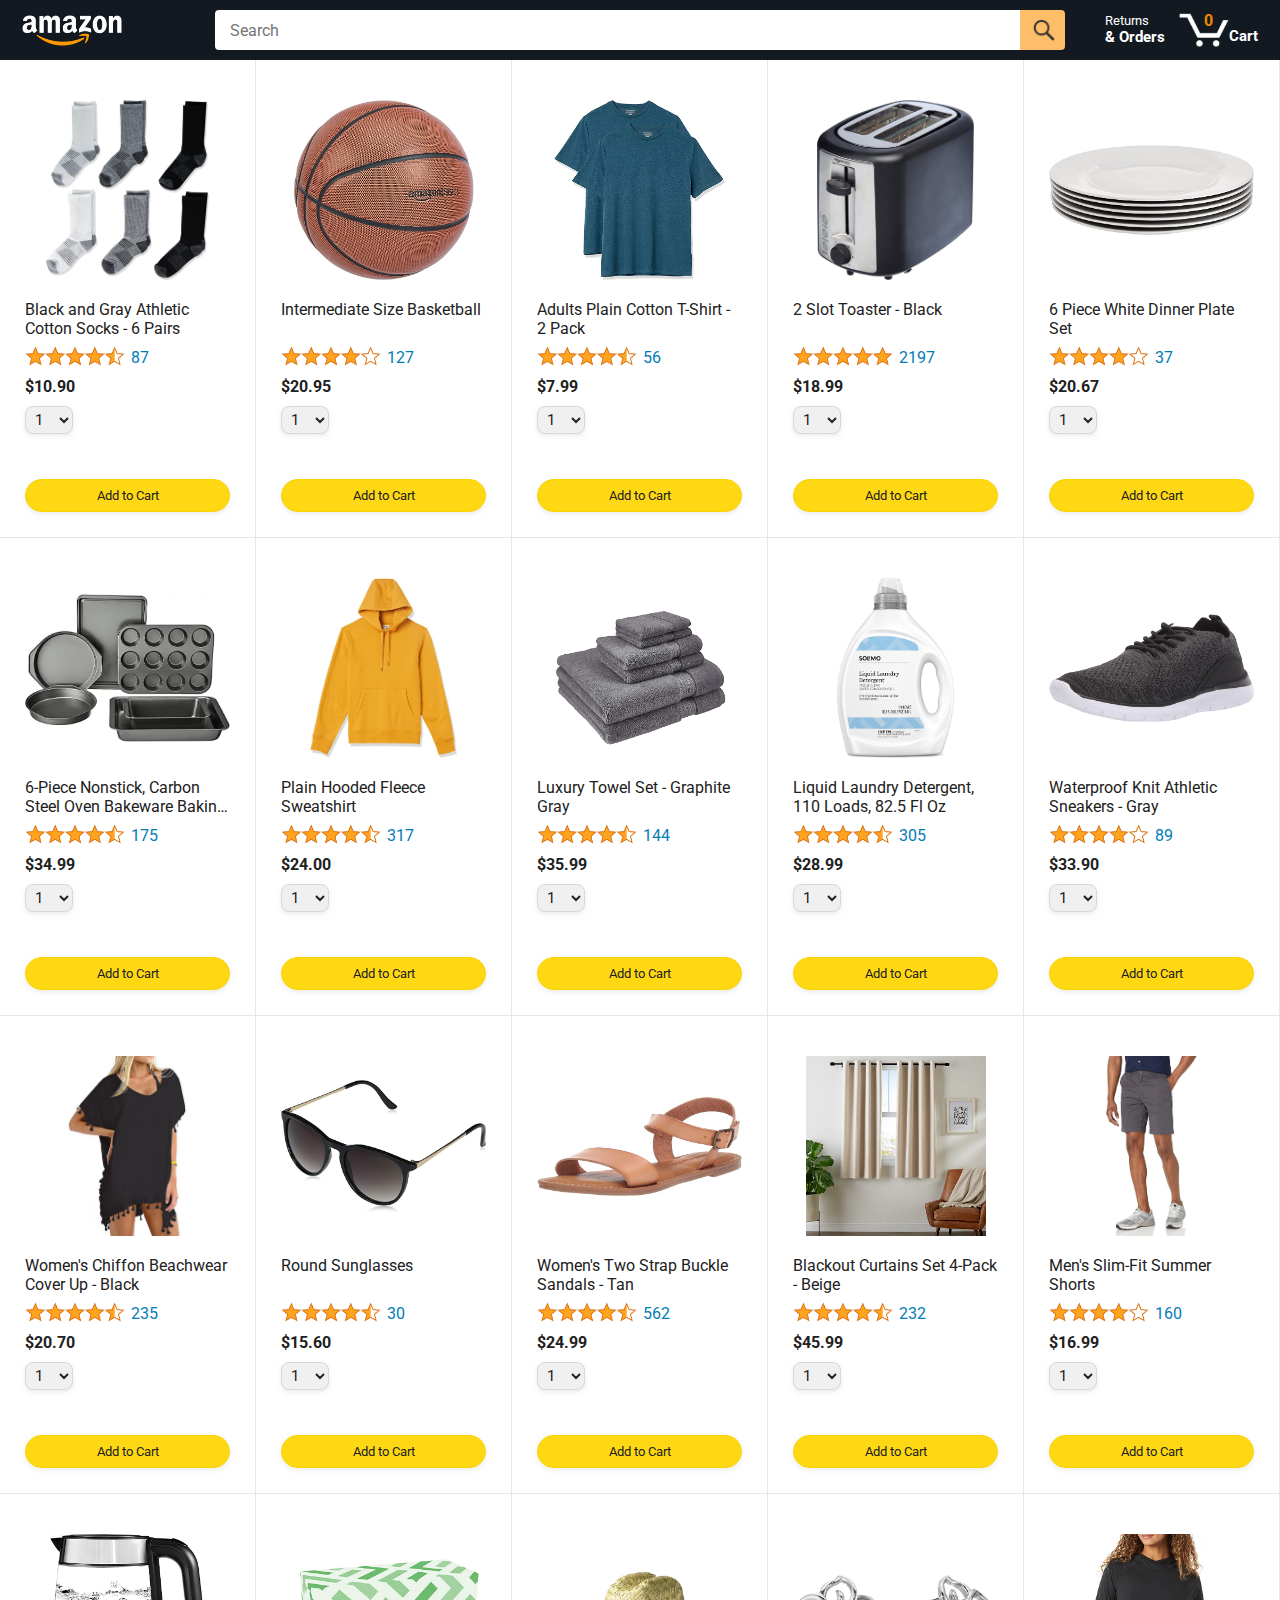
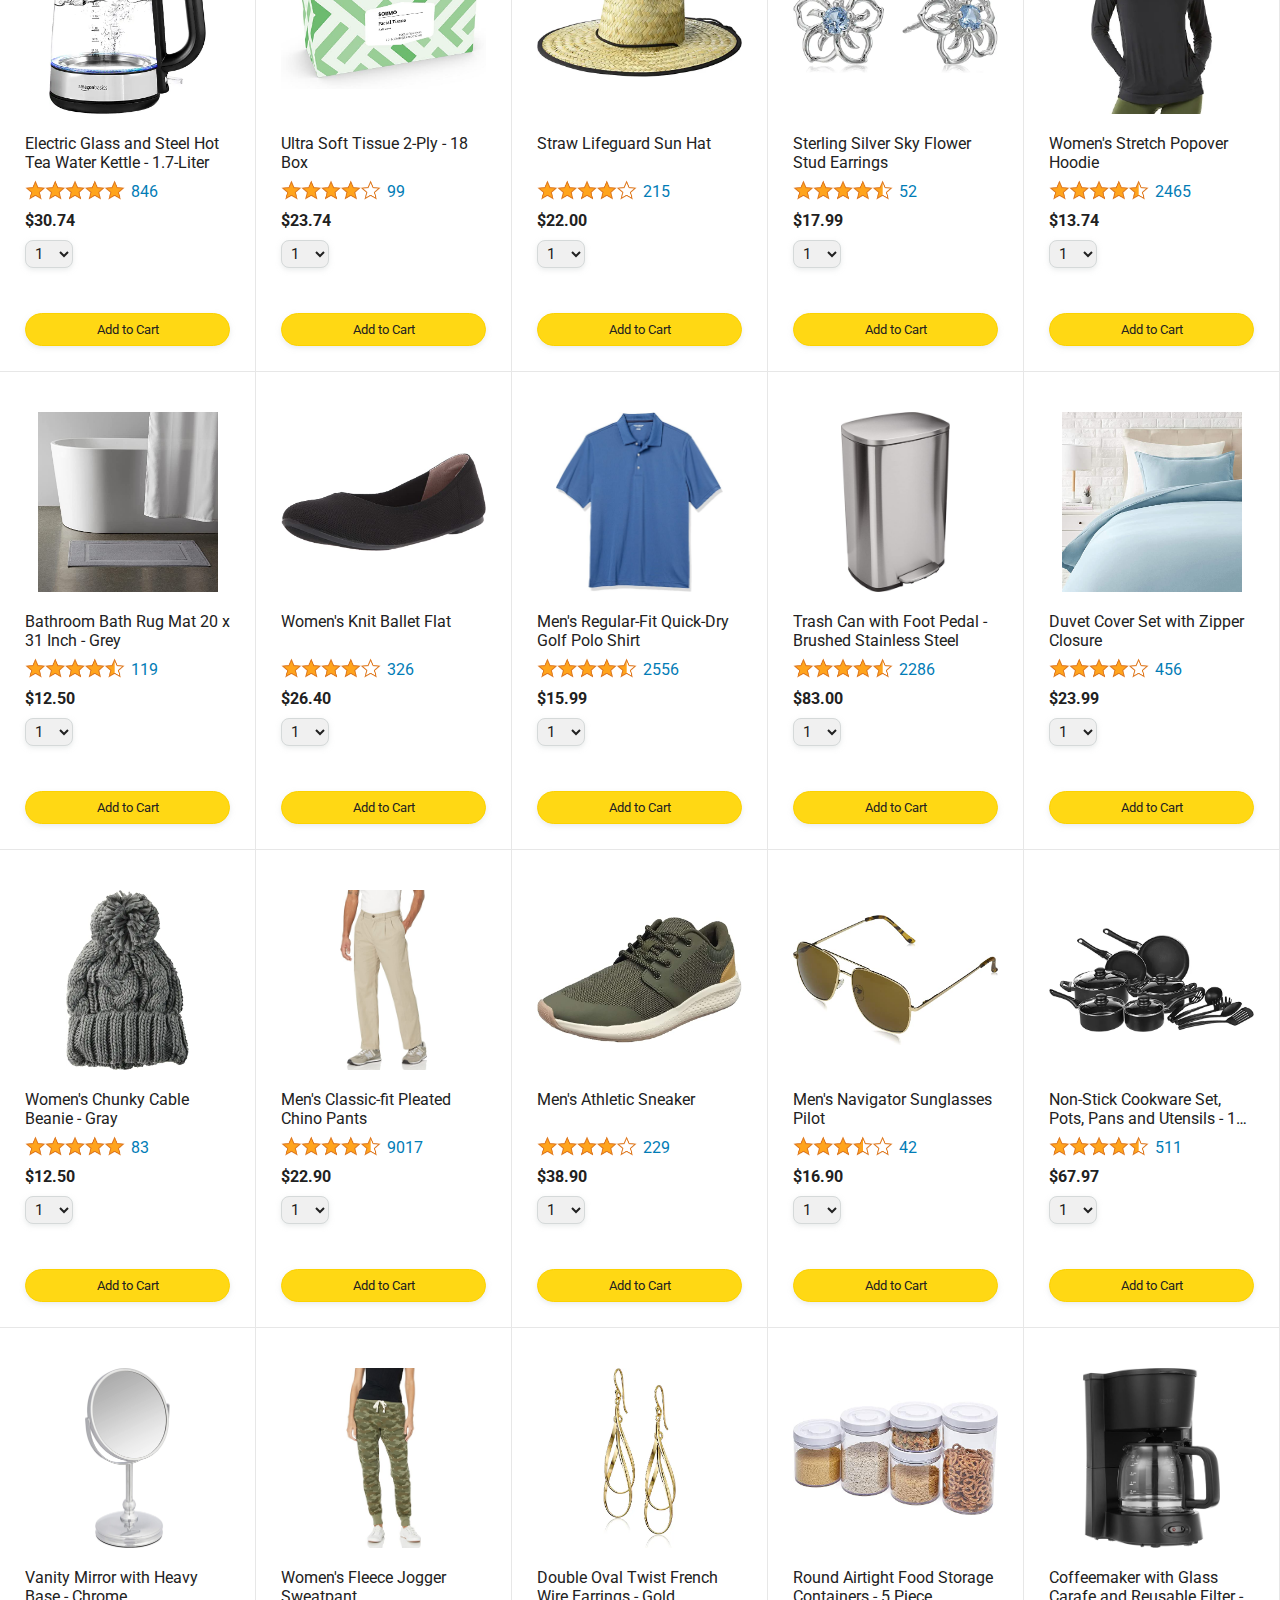
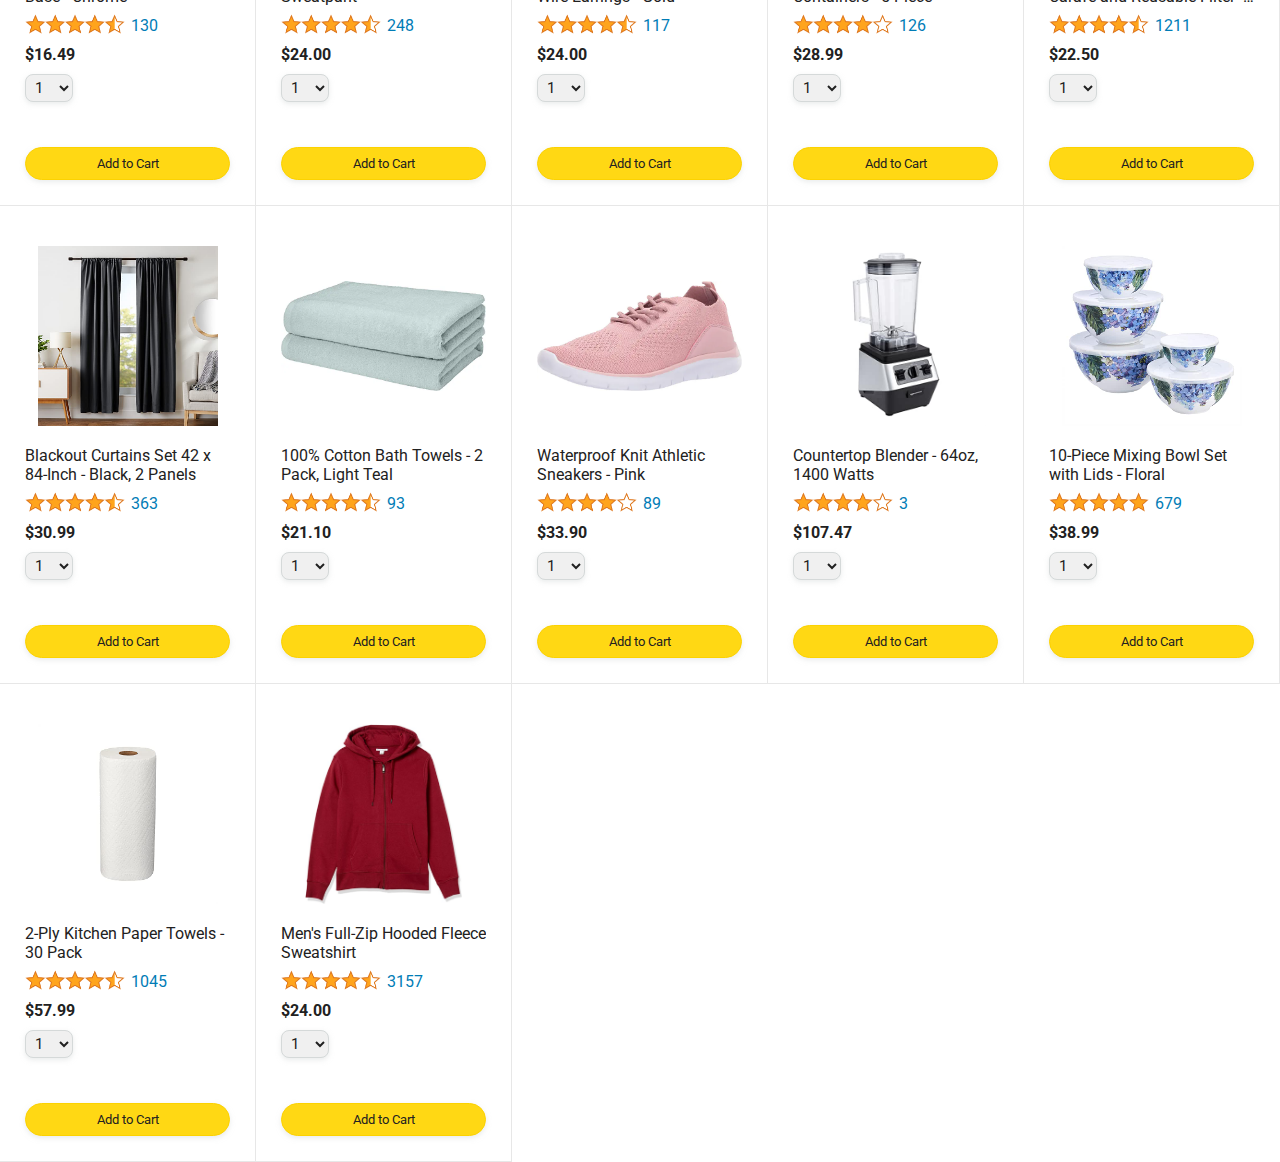
<file: index.html>
<!DOCTYPE html>
<html>
  <head>
    <title>Amazon Project</title>
    <meta name="viewport" content="width=device-width, initial-scale=1">

    <!-- Load a font called Roboto from Google Fonts. -->
    <link rel="preconnect" href="https://fonts.googleapis.com">
    <link rel="preconnect" href="https://fonts.gstatic.com" crossorigin>
    <link href="https://fonts.googleapis.com/css2?family=Roboto:wght@400;500;700&display=swap" rel="stylesheet">

    <!-- CSS files for this page. -->
    <link rel="stylesheet" href="styles/shared/general.css">
    <link rel="stylesheet" href="styles/shared/amazon-header.css">
    <link rel="stylesheet" href="styles/pages/amazon.css">
  </head>
  <body>
    <div class="amazon-header">
      <div class="amazon-header-left-section">
        <a href="index.html" class="header-link">
          <img class="amazon-logo"
            src="images/amazon-logo-white.png">
          <img class="amazon-mobile-logo"
            src="images/amazon-mobile-logo-white.png">
        </a>
      </div>

      <div class="amazon-header-middle-section">
        <input class="search-bar" type="text" placeholder="Search">

        <button class="search-button">
          <img class="search-icon" src="images/icons/search-icon.png">
        </button>
      </div>

      <div class="amazon-header-right-section">
        <a class="orders-link header-link" href="orders.html">
          <span class="returns-text">Returns</span>
          <span class="orders-text">& Orders</span>
        </a>

        <a class="cart-link header-link" href="checkout.html">
          <img class="cart-icon" src="images/icons/cart-icon.png">
          <div class="cart-quantity js-cart-quantity">0</div>
          <div class="cart-text">Cart</div>
        </a>
      </div>
    </div>
    
    <div class="main">
      <div class="products-grid js-products-grid">
      </div>
    </div>
    <script src="data/cart.js"></script>
    <script src="data/products.js"></script>
    <script src="scripts/amazon.js"></script>
  </body>
</html>
</file>
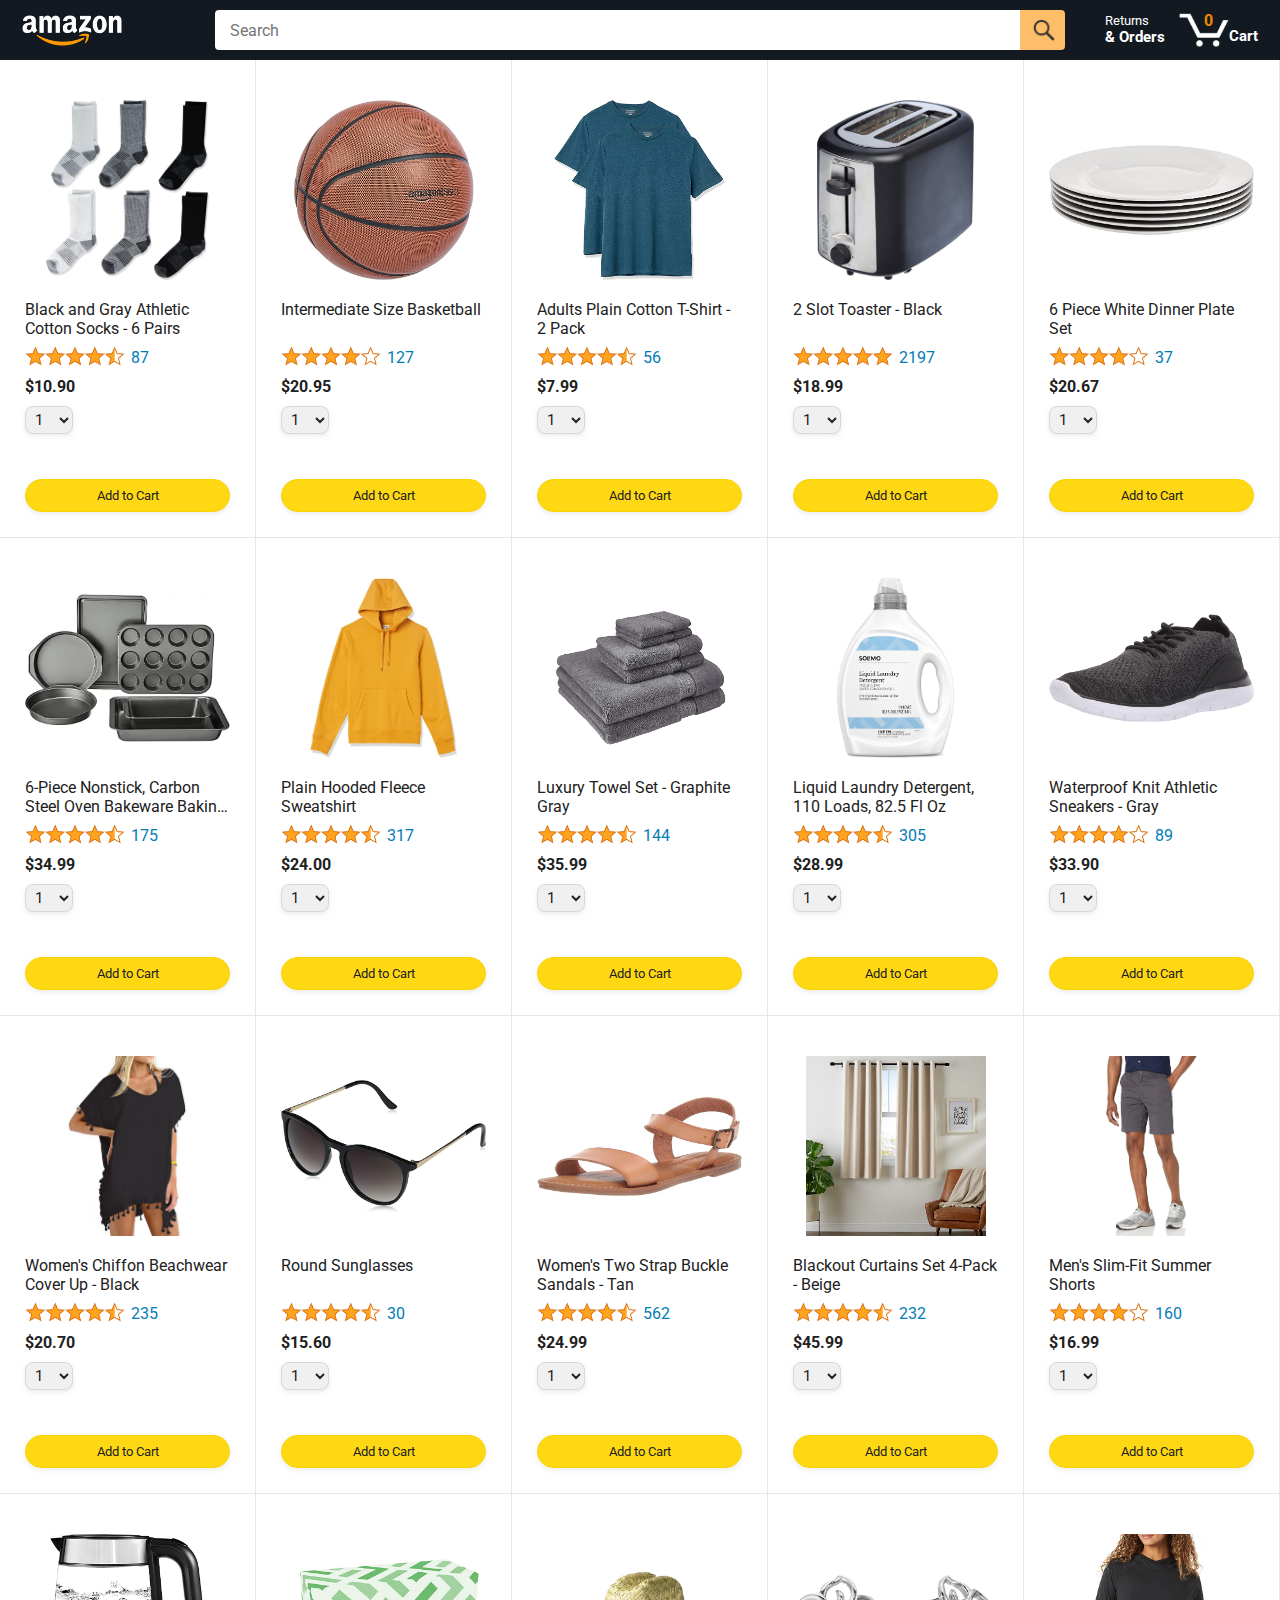
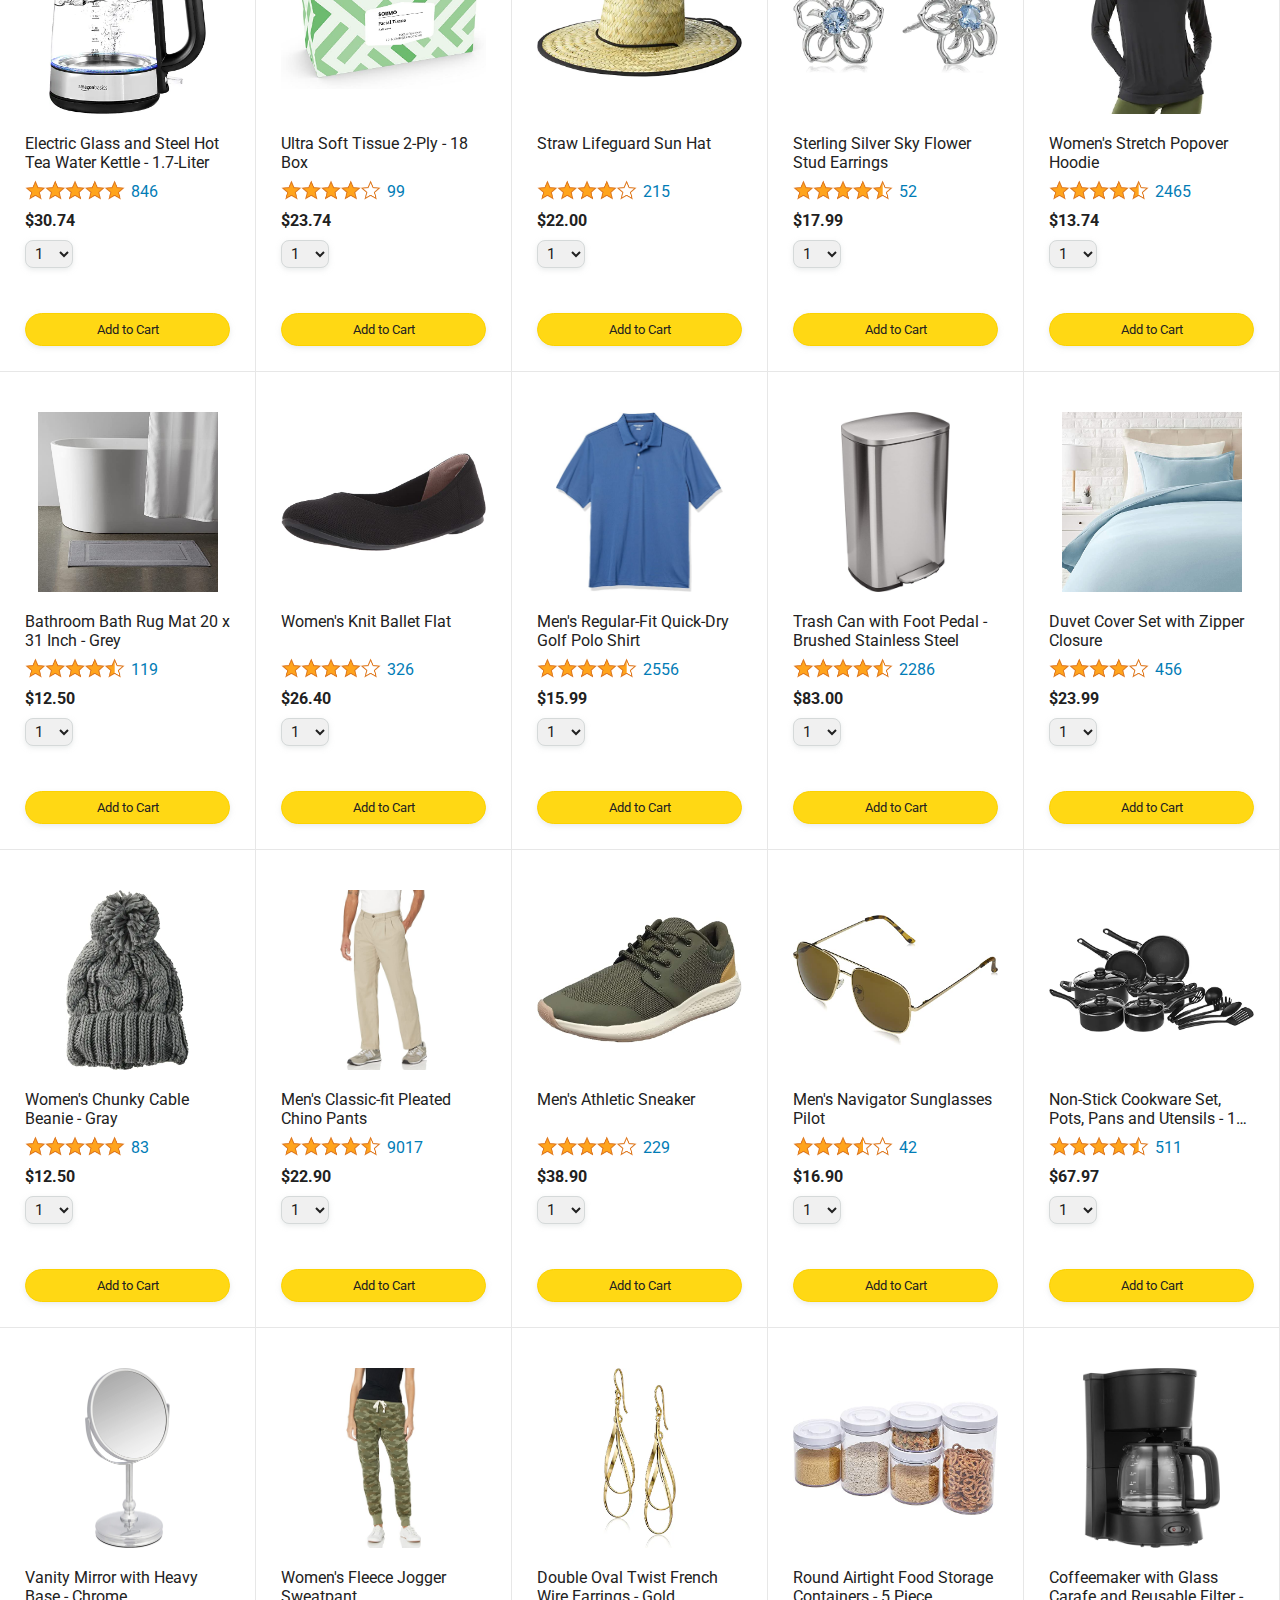
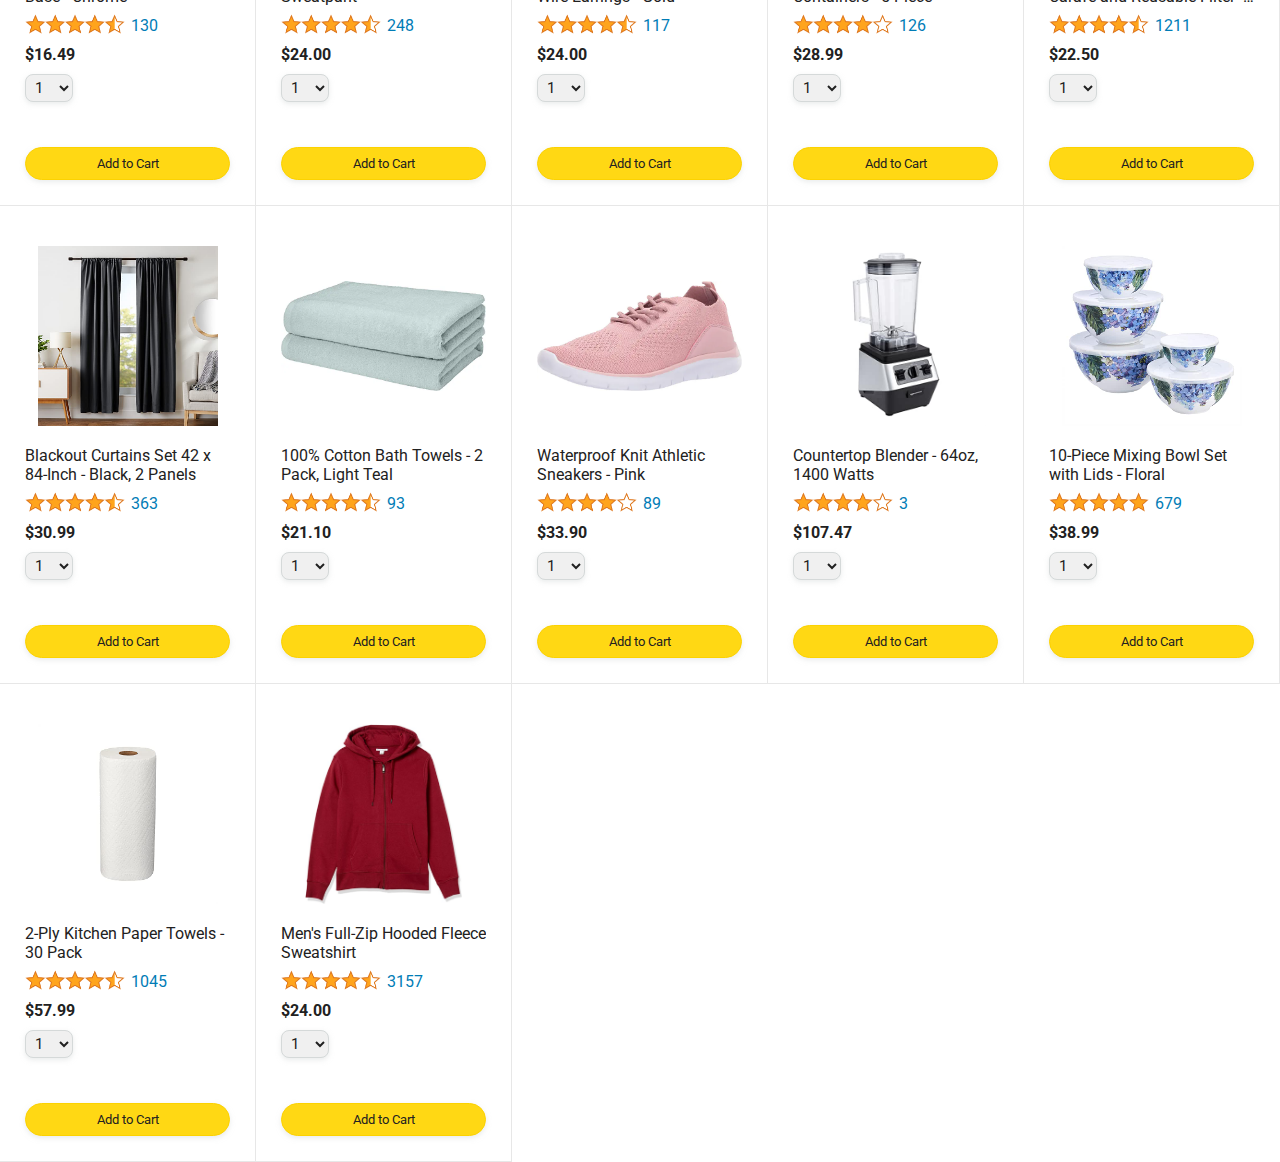
<file: amazon.html>
<!DOCTYPE html>
<html>
  <head>
    <title>Amazon Project</title>

    <!-- This code is needed for responsive design to work.
      (Responsive design = make the website look good on
      smaller screen sizes like a phone or a tablet). -->
    <meta name="viewport" content="width=device-width, initial-scale=1">

    <!-- Load a font called Roboto from Google Fonts. -->
    <link rel="preconnect" href="https://fonts.googleapis.com">
    <link rel="preconnect" href="https://fonts.gstatic.com" crossorigin>
    <link href="https://fonts.googleapis.com/css2?family=Roboto:wght@400;500;700&display=swap" rel="stylesheet">

    <!-- Here are the CSS files for this page. -->
    <link rel="stylesheet" href="styles/shared/general.css">
    <link rel="stylesheet" href="styles/shared/amazon-header.css">
    <link rel="stylesheet" href="styles/pages/amazon.css">
  </head>
  <body>
    <div class="amazon-header">
      <div class="amazon-header-left-section">
        <a href="amazon.html" class="header-link">
          <img class="amazon-logo"
            src="images/amazon-logo-white.png">
          <img class="amazon-mobile-logo"
            src="images/amazon-mobile-logo-white.png">
        </a>
      </div>

      <div class="amazon-header-middle-section">
        <input class="search-bar" type="text" placeholder="Search">

        <button class="search-button">
          <img class="search-icon" src="images/icons/search-icon.png">
        </button>
      </div>

      <div class="amazon-header-right-section">
        <a class="orders-link header-link" href="orders.html">
          <span class="returns-text">Returns</span>
          <span class="orders-text">& Orders</span>
        </a>

        <a class="cart-link header-link" href="checkout.html">
          <img class="cart-icon" src="images/icons/cart-icon.png">
          <div class="cart-quantity js-cart-quantity">0</div>
          <div class="cart-text">Cart</div>
        </a>
      </div>
    </div>
    
    <div class="main">
      <div class="products-grid js-products-grid">
      </div>
    </div>
    <script src="data/cart.js"></script>
    <script src="data/products.js"></script>
    <script src="scripts/amazon.js"></script>
  </body>
</html>
</file>
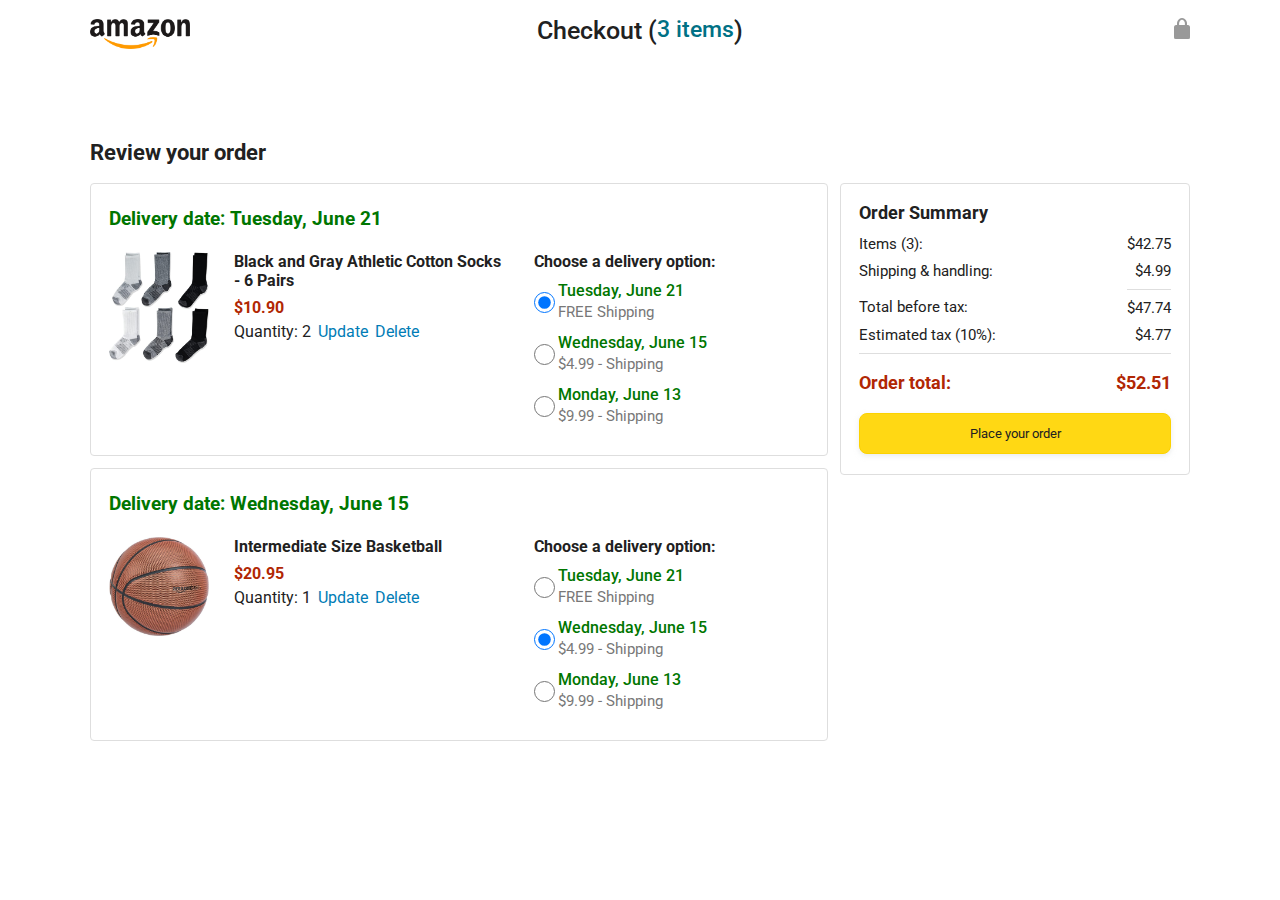
<file: checkout.html>
<!DOCTYPE html>
<html>
  <head>
    <title>Checkout</title>

    <!-- This code is needed for responsive design to work.
      (Responsive design = make the website look good on
      smaller screen sizes like a phone or a tablet). -->
    <meta name="viewport" content="width=device-width, initial-scale=1">

    <!-- Load a font called Roboto from Google Fonts. -->
    <link rel="preconnect" href="https://fonts.googleapis.com">
    <link rel="preconnect" href="https://fonts.gstatic.com" crossorigin>
    <link href="https://fonts.googleapis.com/css2?family=Roboto:wght@400;500;700&display=swap" rel="stylesheet">

    <!-- Here are the CSS files for this page. -->
    <link rel="stylesheet" href="styles/shared/general.css">
    <link rel="stylesheet" href="styles/pages/checkout/checkout-header.css">
    <link rel="stylesheet" href="styles/pages/checkout/checkout.css">
  </head>
  <body>
    <div class="checkout-header">
      <div class="header-content">
        <div class="checkout-header-left-section">
          <a href="amazon.html">
            <img class="amazon-logo" src="images/amazon-logo.png">
            <img class="amazon-mobile-logo" src="images/amazon-mobile-logo.png">
          </a>
        </div>

        <div class="checkout-header-middle-section">
          Checkout (<a class="return-to-home-link"
            href="amazon.html">3 items</a>)
        </div>

        <div class="checkout-header-right-section">
          <img src="images/icons/checkout-lock-icon.png">
        </div>
      </div>
    </div>

    <div class="main">
      <div class="page-title">Review your order</div>

      <div class="checkout-grid">
        <div class="order-summary js-order-summary">
          <div class="cart-item-container">
            <div class="delivery-date">
              Delivery date: Tuesday, June 21
            </div>

            <div class="cart-item-details-grid">
              <img class="product-image"
                src="images/products/athletic-cotton-socks-6-pairs.jpg">

              <div class="cart-item-details">
                <div class="product-name">
                  Black and Gray Athletic Cotton Socks - 6 Pairs
                </div>
                <div class="product-price">
                  $10.90
                </div>
                <div class="product-quantity">
                  <span>
                    Quantity: <span class="quantity-label">2</span>
                  </span>
                  <span class="update-quantity-link link-primary">
                    Update
                  </span>
                  <span class="delete-quantity-link link-primary">
                    Delete
                  </span>
                </div>
              </div>

              <div class="delivery-options">
                <div class="delivery-options-title">
                  Choose a delivery option:
                </div>
                <div class="delivery-option">
                  <input type="radio" checked
                    class="delivery-option-input"
                    name="delivery-option-1">
                  <div>
                    <div class="delivery-option-date">
                      Tuesday, June 21
                    </div>
                    <div class="delivery-option-price">
                      FREE Shipping
                    </div>
                  </div>
                </div>
                <div class="delivery-option">
                  <input type="radio"
                    class="delivery-option-input"
                    name="delivery-option-1">
                  <div>
                    <div class="delivery-option-date">
                      Wednesday, June 15
                    </div>
                    <div class="delivery-option-price">
                      $4.99 - Shipping
                    </div>
                  </div>
                </div>
                <div class="delivery-option">
                  <input type="radio"
                    class="delivery-option-input"
                    name="delivery-option-1">
                  <div>
                    <div class="delivery-option-date">
                      Monday, June 13
                    </div>
                    <div class="delivery-option-price">
                      $9.99 - Shipping
                    </div>
                  </div>
                </div>
              </div>
            </div>
          </div>

          <div class="cart-item-container">
            <div class="delivery-date">
              Delivery date: Wednesday, June 15
            </div>

            <div class="cart-item-details-grid">
              <img class="product-image"
                src="images/products/intermediate-composite-basketball.jpg">

              <div class="cart-item-details">
                <div class="product-name">
                  Intermediate Size Basketball
                </div>
                <div class="product-price">
                  $20.95
                </div>
                <div class="product-quantity">
                  <span>
                    Quantity: <span class="quantity-label">1</span>
                  </span>
                  <span class="update-quantity-link link-primary">
                    Update
                  </span>
                  <span class="delete-quantity-link link-primary">
                    Delete
                  </span>
                </div>
              </div>

              <div class="delivery-options">
                <div class="delivery-options-title">
                  Choose a delivery option:
                </div>

                <div class="delivery-option">
                  <input type="radio" class="delivery-option-input"
                    name="delivery-option-2">
                  <div>
                    <div class="delivery-option-date">
                      Tuesday, June 21
                    </div>
                    <div class="delivery-option-price">
                      FREE Shipping
                    </div>
                  </div>
                </div>
                <div class="delivery-option">
                  <input type="radio" checked class="delivery-option-input"
                    name="delivery-option-2">
                  <div>
                    <div class="delivery-option-date">
                      Wednesday, June 15
                    </div>
                    <div class="delivery-option-price">
                      $4.99 - Shipping
                    </div>
                  </div>
                </div>
                <div class="delivery-option">
                  <input type="radio" class="delivery-option-input"
                    name="delivery-option-2">
                  <div>
                    <div class="delivery-option-date">
                      Monday, June 13
                    </div>
                    <div class="delivery-option-price">
                      $9.99 - Shipping
                    </div>
                  </div>
                </div>
              </div>
            </div>
          </div>
        </div>

        <div class="payment-summary">
          <div class="payment-summary-title">
            Order Summary
          </div>

          <div class="payment-summary-row">
            <div>Items (3):</div>
            <div class="payment-summary-money">$42.75</div>
          </div>

          <div class="payment-summary-row">
            <div>Shipping &amp; handling:</div>
            <div class="payment-summary-money">$4.99</div>
          </div>

          <div class="payment-summary-row subtotal-row">
            <div>Total before tax:</div>
            <div class="payment-summary-money">$47.74</div>
          </div>

          <div class="payment-summary-row">
            <div>Estimated tax (10%):</div>
            <div class="payment-summary-money">$4.77</div>
          </div>

          <div class="payment-summary-row total-row">
            <div>Order total:</div>
            <div class="payment-summary-money">$52.51</div>
          </div>

          <button class="place-order-button button-primary">
            Place your order
          </button>
        </div>
      </div>
    </div>

    <script src="data/cart.js"></script>
    <script src="data/checkout.js"></script>
  </body>
</html>
</file>
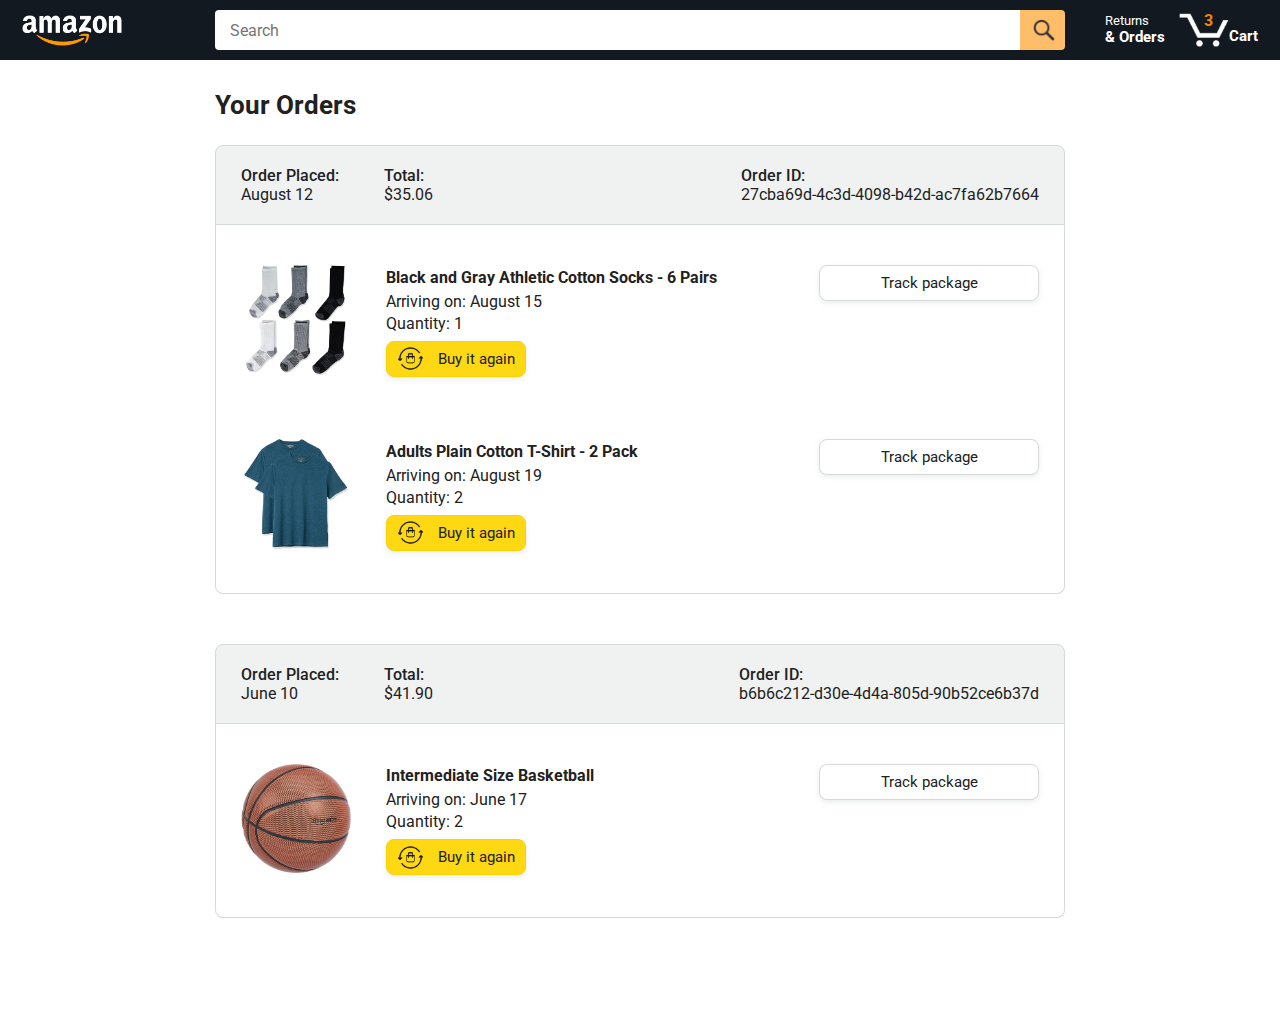
<file: orders.html>
<!DOCTYPE html>
<html>
  <head>
    <title>Orders</title>

    <!-- This code is needed for responsive design to work.
      (Responsive design = make the website look good on
      smaller screen sizes like a phone or a tablet). -->
    <meta name="viewport" content="width=device-width, initial-scale=1">

    <!-- Load a font called Roboto from Google Fonts. -->
    <link rel="preconnect" href="https://fonts.googleapis.com">
    <link rel="preconnect" href="https://fonts.gstatic.com" crossorigin>
    <link href="https://fonts.googleapis.com/css2?family=Roboto:wght@400;500;700&display=swap" rel="stylesheet">

    <!-- Here are the CSS files for this page. -->
    <link rel="stylesheet" href="styles/shared/general.css">
    <link rel="stylesheet" href="styles/shared/amazon-header.css">
    <link rel="stylesheet" href="styles/pages/orders.css">
  </head>
  <body>
    <div class="amazon-header">
      <div class="amazon-header-left-section">
        <a href="index.html" class="header-link">
          <img class="amazon-logo"
            src="images/amazon-logo-white.png">
          <img class="amazon-mobile-logo"
            src="images/amazon-mobile-logo-white.png">
        </a>
      </div>

      <div class="amazon-header-middle-section">
        <input class="search-bar" type="text" placeholder="Search">

        <button class="search-button">
          <img class="search-icon" src="images/icons/search-icon.png">
        </button>
      </div>

      <div class="amazon-header-right-section">
        <a class="orders-link header-link" href="orders.html">
          <span class="returns-text">Returns</span>
          <span class="orders-text">& Orders</span>
        </a>

        <a class="cart-link header-link" href="checkout.html">
          <img class="cart-icon" src="images/icons/cart-icon.png">
          <div class="cart-quantity">3</div>
          <div class="cart-text">Cart</div>
        </a>
      </div>
    </div>

    <div class="main">
      <div class="page-title">Your Orders</div>

      <div class="orders-grid">
        <div class="order-container">
          
          <div class="order-header">
            <div class="order-header-left-section">
              <div class="order-date">
                <div class="order-header-label">Order Placed:</div>
                <div>August 12</div>
              </div>
              <div class="order-total">
                <div class="order-header-label">Total:</div>
                <div>$35.06</div>
              </div>
            </div>

            <div class="order-header-right-section">
              <div class="order-header-label">Order ID:</div>
              <div>27cba69d-4c3d-4098-b42d-ac7fa62b7664</div>
            </div>
          </div>

          <div class="order-details-grid">
            <div class="product-image-container">
              <img src="images/products/athletic-cotton-socks-6-pairs.jpg">
            </div>

            <div class="product-details">
              <div class="product-name">
                Black and Gray Athletic Cotton Socks - 6 Pairs
              </div>
              <div class="product-delivery-date">
                Arriving on: August 15
              </div>
              <div class="product-quantity">
                Quantity: 1
              </div>
              <button class="buy-again-button button-primary">
                <img class="buy-again-icon" src="images/icons/buy-again.png">
                <span class="buy-again-message">Buy it again</span>
              </button>
            </div>

            <div class="product-actions">
              <a href="tracking.html">
                <button class="track-package-button button-secondary">
                  Track package
                </button>
              </a>
            </div>

            <div class="product-image-container">
              <img src="images/products/adults-plain-cotton-tshirt-2-pack-teal.jpg">
            </div>

            <div class="product-details">
              <div class="product-name">
                Adults Plain Cotton T-Shirt - 2 Pack
              </div>
              <div class="product-delivery-date">
                Arriving on: August 19
              </div>
              <div class="product-quantity">
                Quantity: 2
              </div>
              <button class="buy-again-button button-primary">
                <img class="buy-again-icon" src="images/icons/buy-again.png">
                <span class="buy-again-message">Buy it again</span>
              </button>
            </div>

            <div class="product-actions">
              <a href="tracking.html">
                <button class="track-package-button button-secondary">
                  Track package
                </button>
              </a>
            </div>
          </div>
        </div>

        <div class="order-container">

          <div class="order-header">
            <div class="order-header-left-section">
              <div class="order-date">
                <div class="order-header-label">Order Placed:</div>
                <div>June 10</div>
              </div>
              <div class="order-total">
                <div class="order-header-label">Total:</div>
                <div>$41.90</div>
              </div>
            </div>

            <div class="order-header-right-section">
              <div class="order-header-label">Order ID:</div>
              <div>b6b6c212-d30e-4d4a-805d-90b52ce6b37d</div>
            </div>
          </div>

          <div class="order-details-grid">
            <div class="product-image-container">
              <img src="images/products/intermediate-composite-basketball.jpg">
            </div>

            <div class="product-details">
              <div class="product-name">
                Intermediate Size Basketball
              </div>
              <div class="product-delivery-date">
                Arriving on: June 17
              </div>
              <div class="product-quantity">
                Quantity: 2
              </div>
              <button class="buy-again-button button-primary">
                <img class="buy-again-icon" src="images/icons/buy-again.png">
                <span class="buy-again-message">Buy it again</span>
              </button>
            </div>

            <div class="product-actions">
              <a href="tracking.html">
                <button class="track-package-button button-secondary">
                  Track package
                </button>
              </a>
            </div>
          </div>
        </div>
      </div>
    </div>
  </body>
</html>
</file>
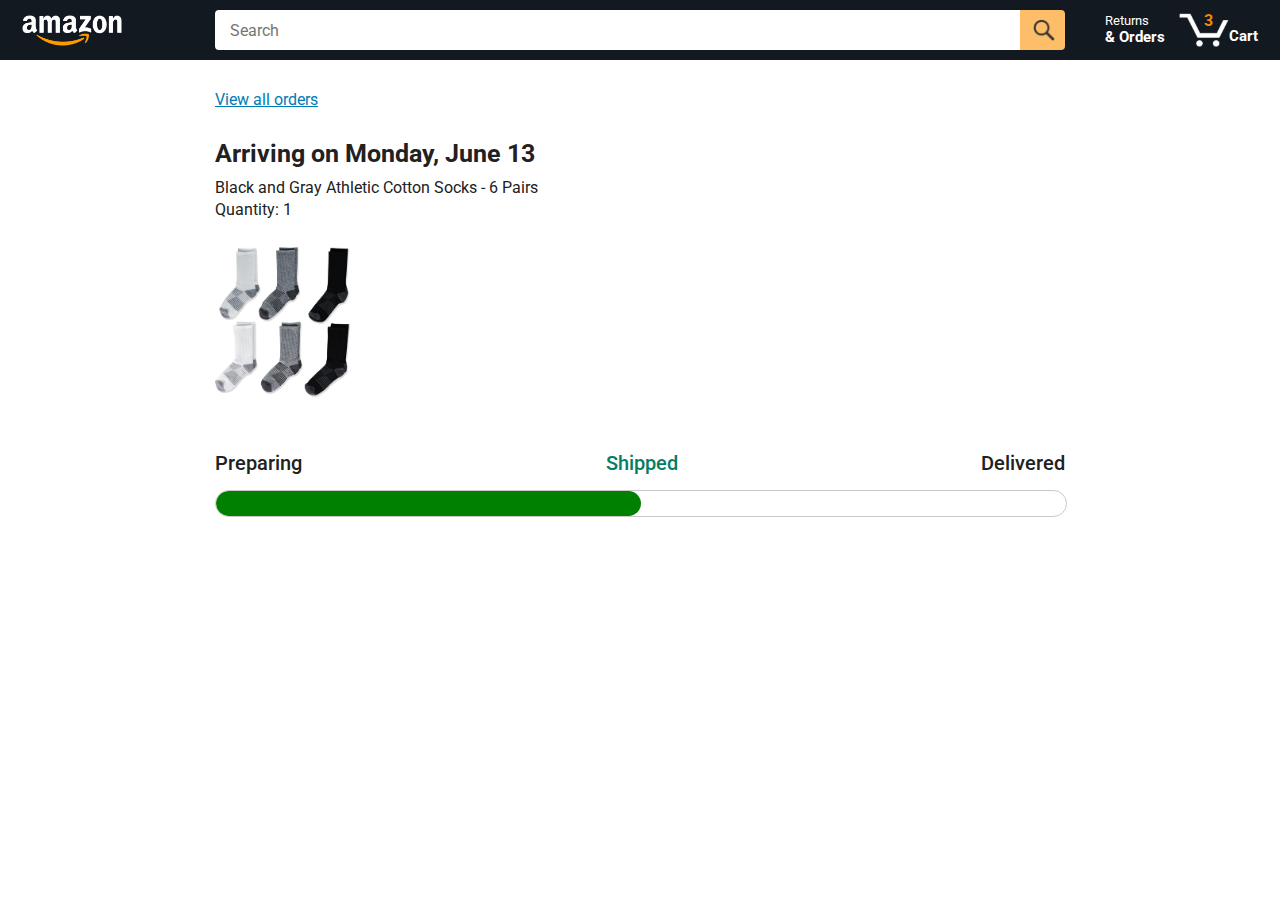
<file: tracking.html>
<!DOCTYPE html>
<html>
  <head>
    <title>Tracking</title>

    <!-- This code is needed for responsive design to work.
      (Responsive design = make the website look good on
      smaller screen sizes like a phone or a tablet). -->
    <meta name="viewport" content="width=device-width, initial-scale=1">

    <!-- Load a font called Roboto from Google Fonts. -->
    <link rel="preconnect" href="https://fonts.googleapis.com">
    <link rel="preconnect" href="https://fonts.gstatic.com" crossorigin>
    <link href="https://fonts.googleapis.com/css2?family=Roboto:wght@400;500;700&display=swap" rel="stylesheet">

    <!-- Here are the CSS files for this page. -->
    <link rel="stylesheet" href="styles/shared/general.css">
    <link rel="stylesheet" href="styles/shared/amazon-header.css">
    <link rel="stylesheet" href="styles/pages/tracking.css">
  </head>
  <body>
    <div class="amazon-header">
      <div class="amazon-header-left-section">
        <a href="index.html" class="header-link">
          <img class="amazon-logo"
            src="images/amazon-logo-white.png">
          <img class="amazon-mobile-logo"
            src="images/amazon-mobile-logo-white.png">
        </a>
      </div>

      <div class="amazon-header-middle-section">
        <input class="search-bar" type="text" placeholder="Search">

        <button class="search-button">
          <img class="search-icon" src="images/icons/search-icon.png">
        </button>
      </div>

      <div class="amazon-header-right-section">
        <a class="orders-link header-link" href="orders.html">
          <span class="returns-text">Returns</span>
          <span class="orders-text">& Orders</span>
        </a>

        <a class="cart-link header-link" href="checkout.html">
          <img class="cart-icon" src="images/icons/cart-icon.png">
          <div class="cart-quantity">3</div>
          <div class="cart-text">Cart</div>
        </a>
      </div>
    </div>

    <div class="main">
      <div class="order-tracking">
        <a class="back-to-orders-link link-primary" href="orders.html">
          View all orders
        </a>

        <div class="delivery-date">
          Arriving on Monday, June 13
        </div>

        <div class="product-info">
          Black and Gray Athletic Cotton Socks - 6 Pairs
        </div>

        <div class="product-info">
          Quantity: 1
        </div>

        <img class="product-image" src="images/products/athletic-cotton-socks-6-pairs.jpg">

        <div class="progress-labels-container">
          <div class="progress-label">
            Preparing
          </div>
          <div class="progress-label current-status">
            Shipped
          </div>
          <div class="progress-label">
            Delivered
          </div>
        </div>

        <div class="progress-bar-container">
          <div class="progress-bar"></div>
        </div>
      </div>
    </div>
  </body>
</html>
</file>
<file: styles/shared/general.css>
body {
  font-family: Roboto, Arial;
  color: rgb(33, 33, 33);
  /* The <body> element has a default margin of 8px
     on all sides. This removes the default margins. */
  margin: 0;
}

p {
  margin: 0;
}

button {
  cursor: pointer;
}

select {
  cursor: pointer;
}

input, select, button {
  font-family: Roboto, Arial;
}

.button-primary {
  color: rgb(33, 33, 33);
  background-color: rgb(255, 216, 20);
  border: 1px solid rgb(252, 210, 0);
  border-radius: 8px;
  cursor: pointer;
  box-shadow: 0 2px 5px rgba(213, 217, 217, 0.5);
}

.button-primary:hover {
  background-color: rgb(247, 202, 0);
  border: 1px solid rgb(242, 194, 0);
}

.button-primary:active {
  background: rgb(255, 216, 20);
  border-color: rgb(252, 210, 0);
  box-shadow: none;
}

.button-secondary {
  color: rgb(33, 33, 33);
  background: white;
  border: 1px solid rgb(213, 217, 217);
  border-radius: 8px;
  cursor: pointer;
  box-shadow: 0 2px 5px rgba(213, 217, 217, 0.5);
}

.button-secondary:hover {
  background-color: rgb(247, 250, 250);
}

.button-secondary:active {
  background-color: rgb(237, 253, 255);
  box-shadow: none;
}

/* These styles will limit text to 2 lines. Anything
   beyond 2 lines will be replaced with "..."
   You can find this code by using an A.I. tool or by
   searching in Google.
   https://css-tricks.com/almanac/properties/l/line-clamp/ */
.limit-text-to-2-lines {
  display: -webkit-box;
  -webkit-line-clamp: 2;
  -webkit-box-orient: vertical;
  overflow: hidden;
}

.link-primary {
  color: rgb(1, 124, 182);
  cursor: pointer;
}

.link-primary:hover {
  color: rgb(196, 80, 0);
}

/* Styles for dropdown selectors. */
select {
  color: rgb(33, 33, 33);
  background-color: rgb(240, 240, 240);
  border: 1px solid rgb(213, 217, 217);
  border-radius: 8px;
  padding: 3px 5px;
  font-size: 15px;
  cursor: pointer;
  box-shadow: 0 2px 5px rgba(213, 217, 217, 0.5);
}

select:focus,
input:focus {
  outline: 2px solid rgb(255, 153, 0);
}
</file>
<file: styles/shared/amazon-header.css>
.amazon-header {
  background-color: rgb(19, 25, 33);
  color: white;
  padding-left: 15px;
  padding-right: 15px;

  display: flex;
  align-items: center;
  justify-content: space-between;

  position: fixed;
  top: 0;
  left: 0;
  right: 0;
  height: 60px;
}

.amazon-header-left-section {
  width: 180px;
}

@media (max-width: 800px) {
  .amazon-header-left-section {
    width: unset;
  }
}

.header-link {
  display: inline-block;
  padding: 6px;
  border-radius: 2px;
  cursor: pointer;
  text-decoration: none;
  border: 1px solid rgba(0, 0, 0, 0);
}

.header-link:hover {
  border: 1px solid white;
}

.amazon-logo {
  width: 100px;
  margin-top: 5px;
}

.amazon-mobile-logo {
  display: none;
}

@media (max-width: 575px) {
  .amazon-logo {
    display: none;
  }

  .amazon-mobile-logo {
    display: block;
    height: 35px;
    margin-top: 5px;
  }
}

.amazon-header-middle-section {
  flex: 1;
  max-width: 850px;
  margin-left: 10px;
  margin-right: 10px;
  display: flex;
}

.search-bar {
  flex: 1;
  width: 0;
  font-size: 16px;
  height: 38px;
  padding-left: 15px;
  border: none;
  border-top-left-radius: 4px;
  border-bottom-left-radius: 4px;
  border-top-right-radius: 0;
  border-bottom-right-radius: 0;
}

.search-button {
  background-color: rgb(254, 189, 105);
  border: none;
  width: 45px;
  height: 40px;
  border-top-right-radius: 4px;
  border-bottom-right-radius: 4px;
  flex-shrink: 0;
}

.search-icon {
  height: 22px;
  margin-left: 2px;
  margin-top: 3px;
}

.amazon-header-right-section {
  width: 180px;
  flex-shrink: 0;
  display: flex;
  justify-content: end;
}

.orders-link {
  color: white;
}

.returns-text {
  display: block;
  font-size: 13px;
}

.orders-text {
  display: block;
  font-size: 15px;
  font-weight: 700;
}

.cart-link {
  color: white;
  display: flex;
  align-items: center;
  position: relative;
}

.cart-icon {
  width: 50px;
}

.cart-text {
  margin-top: 12px;
  font-size: 15px;
  font-weight: 700;
}

.cart-quantity {
  color: rgb(240, 136, 4);
  font-size: 16px;
  font-weight: 700;

  position: absolute;
  top: 4px;
  left: 22px;
  
  width: 26px;
  text-align: center;
}
</file>
<file: styles/pages/amazon.css>
.main {
  margin-top: 60px;
}

.products-grid {
  display: grid;

  /* - In CSS Grid, 1fr means a column will take up the
       remaining space in the grid.
     - If we write 1fr 1fr ... 1fr; 8 times, this will
       divide the grid into 8 columns, each taking up an
       equal amount of the space.
     - repeat(8, 1fr); is a shortcut for repeating "1fr"
       8 times (instead of typing out "1fr" 8 times).
       repeat(...) is a special property that works with
       display: grid; */
  grid-template-columns: repeat(8, 1fr);
}

/* @media is used to create responsive design (making the
   website look good on any screen size). This @media
   means when the screen width is 2000px or less, we
   will divide the grid into 7 columns instead of 8. */
@media (max-width: 2000px) {
  .products-grid {
    grid-template-columns: repeat(7, 1fr);
  }
}

/* This @media means when the screen width is 1600px or
   less, we will divide the grid into 6 columns. */
@media (max-width: 1600px) {
  .products-grid {
    grid-template-columns: repeat(6, 1fr);
  }
}

@media (max-width: 1300px) {
  .products-grid {
    grid-template-columns: repeat(5, 1fr);
  }
}

@media (max-width: 1000px) {
  .products-grid {
    grid-template-columns: repeat(4, 1fr);
  }
}

@media (max-width: 800px) {
  .products-grid {
    grid-template-columns: repeat(3, 1fr);
  }
}

@media (max-width: 575px) {
  .products-grid {
    grid-template-columns: repeat(2, 1fr);
  }
}

@media (max-width: 450px) {
  .products-grid {
    grid-template-columns: 1fr;
  }
}

.product-container {
  padding-top: 40px;
  padding-bottom: 25px;
  padding-left: 25px;
  padding-right: 25px;

  border-right: 1px solid rgb(231, 231, 231);
  border-bottom: 1px solid rgb(231, 231, 231);

  display: flex;
  flex-direction: column;
}

.product-image-container {
  display: flex;
  justify-content: center;
  align-items: center;

  height: 180px;
  margin-bottom: 20px;
}

.product-image {
  /* Images will overflow their container by default. To
    prevent this, we set max-width and max-height to 100%
    so they stay inside their container. */
  max-width: 100%;
  max-height: 100%;
}

.product-name {
  height: 40px;
  margin-bottom: 5px;
}

.product-rating-container {
  display: flex;
  align-items: center;
  margin-bottom: 10px;
}

.product-rating-stars {
  width: 100px;
  margin-right: 6px;
}

.product-rating-count {
  color: rgb(1, 124, 182);
  cursor: pointer;
  margin-top: 3px;
}

.product-price {
  font-weight: 700;
  margin-bottom: 10px;
}

.product-quantity-container {
  margin-bottom: 17px;
}

.product-spacer {
  flex: 1;
}

.added-to-cart {
  color: rgb(6, 125, 98);
  font-size: 16px;

  display: flex;
  align-items: center;
  margin-bottom: 8px;

  /* At first, the "Added to cart" message will
     be invisible. Use JavaScript to change the
     opacity and make it visible. */
  opacity: 0;
}

.added-to-cart img {
  height: 20px;
  margin-right: 5px;
}

.add-to-cart-button {
  width: 100%;
  padding: 8px;
  border-radius: 50px;
}
</file>
<file: styles/pages/checkout/checkout-header.css>
.checkout-header {
  height: 60px;
  padding-left: 30px;
  padding-right: 30px;
  background-color: white;

  display: flex;
  justify-content: center;

  position: fixed;
  top: 0;
  left: 0;
  right: 0;
  z-index: 1000;
}

.header-content {
  width: 100%;
  max-width: 1100px;

  display: flex;
  align-items: center;
}

.checkout-header-left-section {
  width: 150px;
}

.amazon-logo {
  width: 100px;
  margin-top: 12px;
}

.amazon-mobile-logo {
  display: none;
}

/* @media is used to create responsive design (making the
   website look good on any screen size). This @media
   means when the screen width is 575px or less, different
   styles (inside the {...}) will be applied. */
@media (max-width: 575px) {
  .checkout-header-left-section {
    width: auto;
  }

  .amazon-logo {
    display: none;
  }

  .amazon-mobile-logo {
    display: inline-block;
    height: 35px;
    margin-top: 5px;
  }
}

.checkout-header-middle-section {
  flex: 1;
  flex-shrink: 0;
  text-align: center;

  font-size: 25px;
  font-weight: 500;

  display: flex;
  justify-content: center;
}

.return-to-home-link {
  color: rgb(0, 113, 133);
  font-size: 23px;
  text-decoration: none;
  cursor: pointer;
}

@media (max-width: 1000px) {
  .checkout-header-middle-section {
    font-size: 20px;
    margin-right: 60px;
  }

  .return-to-home-link {
    font-size: 18px;
  }
}

@media (max-width: 575px) {
  .checkout-header-middle-section {
    margin-right: 5px;
  }
}

.checkout-header-right-section {
  text-align: right;
  width: 150px;
}

@media (max-width: 1000px) {
  .checkout-header-right-section {
    width: auto;
  }
}
</file>
<file: styles/pages/checkout/checkout.css>
.main {
  max-width: 1100px;
  padding-left: 30px;
  padding-right: 30px;

  margin-top: 140px;
  margin-bottom: 100px;

  margin-left: auto;
  margin-right: auto;
}

.page-title {
  font-weight: 700;
  font-size: 22px;
  margin-bottom: 18px;
}

.checkout-grid {
  display: grid;
  /* Here, 1fr means the first column will take
     up the remaining space in the grid. */
  grid-template-columns: 1fr 350px;
  column-gap: 12px;

  /* Use align-items: start; to prevent the elements
     in the grid from stretching vertically. */
  align-items: start;
}

@media (max-width: 1000px) {
  .main {
    max-width: 500px;
  }

  .checkout-grid {
    grid-template-columns: 1fr;
  }
}

.cart-item-container,
.payment-summary {
  border: 1px solid rgb(222, 222, 222);
  border-radius: 4px;
  padding: 18px;
}

.cart-item-container {
  margin-bottom: 12px;
}

.payment-summary {
  padding-bottom: 5px;
}

@media (max-width: 1000px) {
  .payment-summary {
    /* grid-row: 1 means this element will be placed into row
      1 in the grid. (Normally, the row that an element is
      placed in is determined by the order of the elements in
      the HTML. grid-row overrides this default ordering). */
    grid-row: 1;
    margin-bottom: 12px;
  }
}

.delivery-date {
  color: rgb(0, 118, 0);
  font-weight: 700;
  font-size: 19px;
  margin-top: 5px;
  margin-bottom: 22px;
}

.cart-item-details-grid {
  display: grid;
  /* 100px 1fr 1fr; means the 2nd and 3rd column will
     take up half the remaining space in the grid
     (they will divide up the remaining space evenly). */
  grid-template-columns: 100px 1fr 1fr;
  column-gap: 25px;
}

@media (max-width: 1000px) {
  .cart-item-details-grid {
    grid-template-columns: 100px 1fr;
    row-gap: 30px;
  }
}

.product-image {
  max-width: 100%;
  max-height: 120px;

  /* margin-left: auto;
     margin-right auto;
     Is a trick for centering an element horizontally
     without needing a container. */
  margin-left: auto;
  margin-right: auto;
}

.product-name {
  font-weight: 700;
  margin-bottom: 8px;
}

.product-price {
  color: rgb(177, 39, 4);
  font-weight: 700;
  margin-bottom: 5px;
}

.product-quantity .link-primary {
  margin-left: 3px;
}

@media (max-width: 1000px) {
  .delivery-options {
    /* grid-column: 1 means this element will be placed
       in column 1 in the grid. (Normally, the column that
       an element is placed in is determined by the order
       of the elements in the HTML. grid-column overrides
       this default ordering).
       
       / span 2 means this element will take up 2 columns
       in the grid (Normally, each element takes up 1
       column in the grid). */
    grid-column: 1 / span 2;
  }
}

.delivery-options-title {
  font-weight: 700;
  margin-bottom: 10px;
}

.delivery-option {
  display: grid;
  grid-template-columns: 24px 1fr;
  margin-bottom: 12px;
  cursor: pointer;
}

.delivery-option-input {
  margin-left: 0px;
  cursor: pointer;
}

.delivery-option-date {
  color: rgb(0, 118, 0);
  font-weight: 500;
  margin-bottom: 3px;
}

.delivery-option-price {
  color: rgb(120, 120, 120);
  font-size: 15px;
}

.payment-summary-title {
  font-weight: 700;
  font-size: 18px;
  margin-bottom: 12px;
}

.payment-summary-row {
  display: grid;
  /* 1fr auto; means the width of the 2nd column will be
     determined by the elements inside the column (auto).
     The 1st column will take up the remaining space. */
  grid-template-columns: 1fr auto;

  font-size: 15px;
  margin-bottom: 9px;
}

.payment-summary-money {
  text-align: right;
}

.subtotal-row .payment-summary-money {
  border-top: 1px solid rgb(222, 222, 222);
}

.subtotal-row div {
  padding-top: 9px;
}

.total-row {
  color: rgb(177, 39, 4);
  font-weight: 700;
  font-size: 18px;

  border-top: 1px solid rgb(222, 222, 222);
  padding-top: 18px;
}

.place-order-button {
  width: 100%;
  padding-top: 12px;
  padding-bottom: 12px;
  border-radius: 8px;

  margin-top: 11px;
  margin-bottom: 15px;
}
</file>
<file: styles/pages/orders.css>
.main {
  max-width: 850px;
  margin-top: 90px;
  margin-bottom: 100px;
  padding-left: 20px;
  padding-right: 20px;

  /* margin-left: auto;
     margin-right auto;
     Is a trick for centering an element horizontally
     without needing a container. */
  margin-left: auto;
  margin-right: auto;
}

.page-title {
  font-weight: 700;
  font-size: 26px;
  margin-bottom: 25px;
}

.orders-grid {
  display: grid;
  grid-template-columns: 1fr;
  row-gap: 50px;
}

.order-header {
  background-color: rgb(240, 242, 242);
  border: 1px solid rgb(213, 217, 217);

  display: flex;
  align-items: center;
  justify-content: space-between;

  padding: 20px 25px;
  border-top-left-radius: 8px;
  border-top-right-radius: 8px;
}

.order-header-left-section {
  display: flex;
  flex-shrink: 0;
}

.order-header-label {
  font-weight: 500;
}

.order-date,
.order-total {
  margin-right: 45px;
}

.order-header-right-section {
  flex-shrink: 1;
}

@media (max-width: 575px) {
  .order-header {
    flex-direction: column;
    align-items: start;
    line-height: 23px;
    padding: 15px;
  }

  .order-header-left-section {
    flex-direction: column;
  }

  .order-header-label {
    margin-right: 5px;
  }

  .order-date,
  .order-total {
    display: grid;
    grid-template-columns: auto 1fr;
    margin-right: 0;
  }

  .order-header-right-section {
    display: grid;
    grid-template-columns: auto 1fr;
  }
}

.order-details-grid {
  padding: 40px 25px;
  border: 1px solid rgb(213, 217, 217);
  border-top: none;
  border-bottom-left-radius: 8px;
  border-bottom-right-radius: 8px;

  display: grid;
  grid-template-columns: 110px 1fr 220px;
  column-gap: 35px;
  row-gap: 60px;
  align-items: center;
}

@media (max-width: 800px) {
  .order-details-grid {
    grid-template-columns: 110px 1fr;
    row-gap: 0;
    padding-bottom: 8px;
  }
}

@media (max-width: 450px) {
  .order-details-grid {
    grid-template-columns: 1fr;
  }
}

.product-image-container {
  text-align: center;
}

.product-image-container img {
  max-width: 110px;
  max-height: 110px;
}

.product-name {
  font-weight: 700;
  margin-bottom: 5px;
}

.product-delivery-date {
  margin-bottom: 3px;
}

.product-quantity {
  margin-bottom: 8px;
}

.buy-again-button {
  font-size: 15px;
  width: 140px;
  height: 36px;
  border-radius: 8px;

  display: flex;
  align-items: center;
  justify-content: center;
}

.buy-again-icon {
  width: 25px;
  margin-right: 15px;
}

.product-actions {
  align-self: start;
}

.track-package-button {
  width: 100%;
  font-size: 15px;
  padding: 8px;
}

@media (max-width: 800px) {
  .buy-again-button {
    margin-bottom: 10px;
  }

  .product-actions {
    /* grid-column: 2 means this element will be placed
       in column 2 in the grid. (Normally, the column that
       an element is placed in is determined by the order
       of the elements in the HTML. grid-column overrides
       this default ordering). */
    grid-column: 2;
    margin-bottom: 30px;
  }

  .track-package-button {
    width: 140px;
  }
}

@media (max-width: 450px) {
  .product-image-container {
    text-align: center;
    margin-bottom: 25px;
  }

  .product-image-container img {
    max-width: 150px;
    max-height: 150px;
  }

  .product-name {
    margin-bottom: 10px;
  }

  .product-quantity {
    margin-bottom: 15px;
  }

  .buy-again-button {
    width: 100%;
    margin-bottom: 15px;
  }

  .product-actions {
    /* grid-column: auto; undos grid-column: 2; from above.
       This element will now be placed in its normal column
       in the grid. */
    grid-column: auto;
    margin-bottom: 70px;
  }

  .track-package-button {
    width: 100%;
    padding: 12px;
  }
}
</file>
<file: styles/pages/tracking.css>
.main {
  max-width: 850px;
  margin-top: 90px;
  margin-bottom: 100px;
  padding-left: 30px;
  padding-right: 30px;

  /* margin-left: auto;
     margin-right auto;
     Is a trick for centering an element horizontally
     without needing a container. */
  margin-left: auto;
  margin-right: auto;
}

.back-to-orders-link {
  display: inline-block;
  margin-bottom: 30px;
}

.delivery-date {
  font-size: 25px;
  font-weight: 700;
  margin-bottom: 10px;
}

.product-info {
  margin-bottom: 3px;
}

.product-image {
  max-width: 150px;
  max-height: 150px;
  margin-top: 25px;
  margin-bottom: 50px;
}

.progress-labels-container {
  display: flex;
  justify-content: space-between;
  font-size: 20px;
  font-weight: 500;
  margin-bottom: 15px;
}

.current-status {
  color: rgb(6, 125, 98);
}

@media (max-width: 575px) {
  .progress-labels-container {
    font-size: 16px;
  }
}

@media (max-width: 450px) {
  .progress-labels-container {
    flex-direction: column;
    margin-bottom: 5px;
  }

  .progress-label {
    margin-bottom: 3px;
  }
}

.progress-bar-container {
  height: 25px;
  width: 100%;

  border: 1px solid rgb(200, 200, 200);
  border-radius: 50px;
  overflow: hidden;
}

.progress-bar {
  height: 100%;
  background-color: green;
  border-radius: 50px;
  width: 50%;
}
</file>
